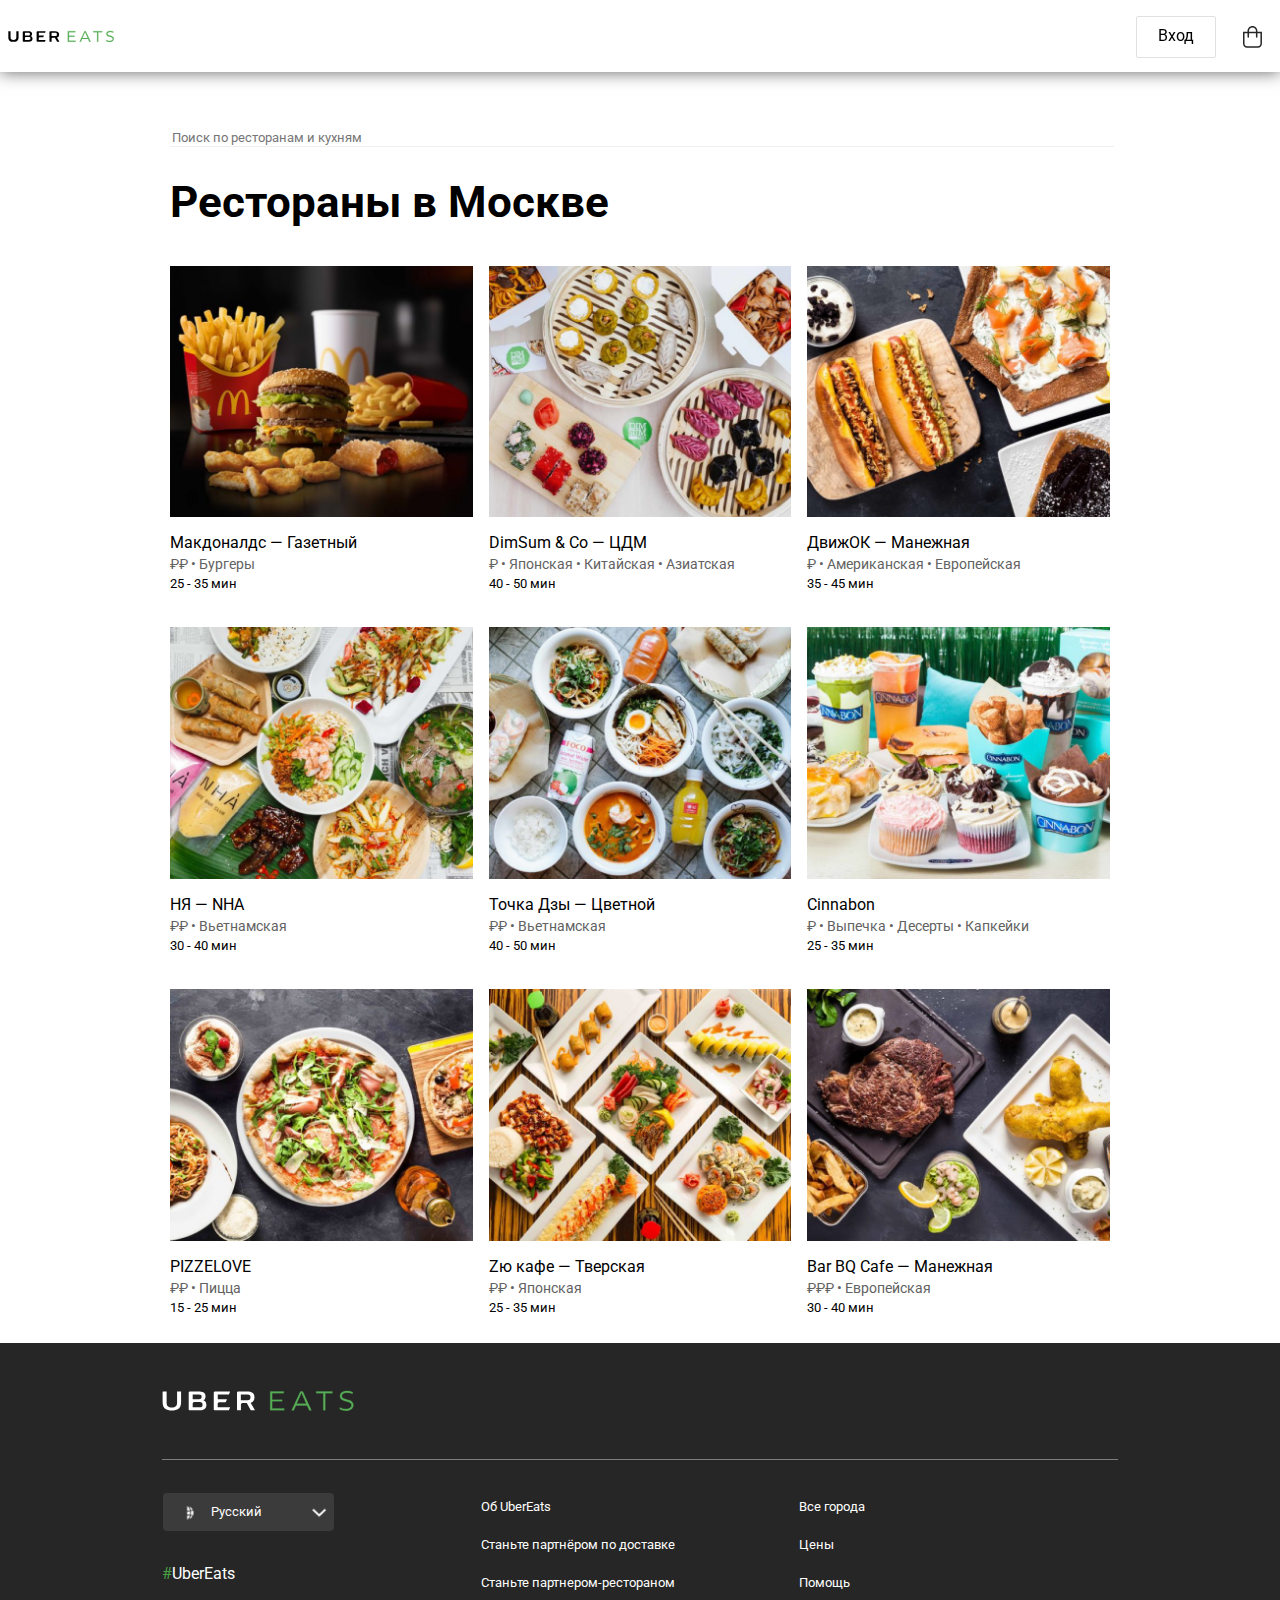
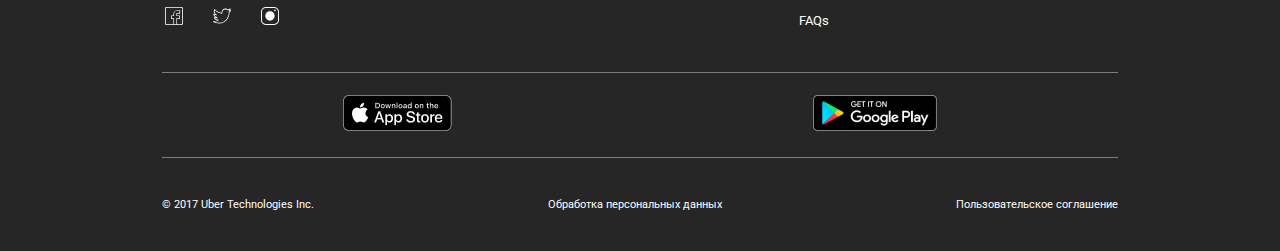
<file: index.html>
<!DOCTYPE html>
<html lang="ru">
<head>
    <meta charset="UTF-8">
    <meta name="viewport" content="width=device-width, initial-scale=1.0">
    <link rel="stylesheet" href="style.css">
    <link href="https://fonts.googleapis.com/css2?family=Roboto:wght@400;500&display=swap" rel="stylesheet">
    <title>Uber Eats</title>
</head>
<body>
    <header class="header">
        <img class="header-logo" src="content/logo.svg" alt="logo">
        <div class="header-nav"> 
            <div class="header-nav__item">
                 <a class="header-nav__item-buttonLogin" href='#'>Вход</a>
            </div>
            <div class="header-nav__item">
                <a class="header-nav__item-buttonBasket" href='#'><img src="content/basket.svg" alt="Корзина"></a>
            </div>
        </div>
    </header>
    <main class="main">
        <form class="search" action="">
           <input style="font-family: 'Roboto', sans-serif;" type="text" placeholder="Поиск по ресторанам и кухням">
        </form>
        <header class="main-header">
            <h1>Рестораны в Москве</h1>
        </header>
        <div class="main-content">
            <section class="content-item">
                <a href="pages/rest.html">
                    <img class="content-item__img" src="content/95b745f6ce6a45903c3ed254afd72e46-w550-27.png" alt="Бургеры">
                    <div class="content-item__text">
                      <h2 class="content-item__name">Макдоналдс — Газетный</h2>
                      <span class="content-item__tags">₽₽ • Бургеры</span>
                      <span class="content-item__timeDelivery">25 - 35 мин</span>
                </div>
                </a>
            </section>
            <section class="content-item">
                <a href="pages/rest.html">
                    <img class="content-item__img" src="content/2.png" alt="Азиатская еда">
                    <div class="content-item__text">
                        <h2 class="content-item__name">DimSum & Co — ЦДМ</h2>
                        <span class="content-item__tags">₽ • Японская • Китайская • Азиатская</span>
                        <span class="content-item__timeDelivery">40 - 50 мин</span>
                    </div>
                </a>
            </section>
            <section class="content-item">
                <a href="pages/rest.html">
                    <img class="content-item__img" src="content/3.png" alt="Европейское блюдо">
                    <div class="content-item__text">
                        <h2 class="content-item__name">ДвижОК — Манежная</h2>
                        <span class="content-item__tags">₽ • Американская • Европейская</span>
                        <span class="content-item__timeDelivery">35 - 45 мин</span>
                    </div>
                </a>
            </section>
            <section class="content-item">
                <a href="pages/rest.html">
                    <img class="content-item__img" src="content/4.png" alt="Вьетнамское блюдо">
                    <div class="content-item__text">
                        <h2 class="content-item__name">НЯ — NHA</h2>
                        <span class="content-item__tags">₽₽ • Вьетнамская</span>
                        <span class="content-item__timeDelivery">30 - 40 мин</span>
                    </div>
                </a>
            </section>
            <section class="content-item">
                <a href="pages/rest.html">
                    <img class="content-item__img" src="content/5.png" alt="Вьетнамское блюдо">
                    <div class="content-item__text">
                        <h2 class="content-item__name">Точка Дзы — Цветной</h2>
                        <span class="content-item__tags">₽₽ • Вьетнамская</span>
                        <span class="content-item__timeDelivery">40 - 50 мин</span>
                    </div>
                </a>
            </section>
            <section class="content-item">
                <a href="pages/rest.html">
                    <img class="content-item__img" src="content/6.png" alt="Выпечка, десерты">
                    <div class="content-item__text">
                        <h2 class="content-item__name">Cinnabon</h2>
                        <span class="content-item__tags">₽ • Выпечка • Десерты • Капкейки</span>
                        <span class="content-item__timeDelivery">25 - 35 мин</span>
                    </div>
                </a>
            </section>
            <section class="content-item">
                <a href="pages/rest.html">
                    <img class="content-item__img" src="content/7.png" alt="Пицца">
                    <div class="content-item__text">
                        <h2 class="content-item__name">PIZZELOVE</h2>
                        <span class="content-item__tags">₽₽ • Пицца</span>
                        <span class="content-item__timeDelivery">15 - 25 мин</span>
                    </div>
                </a>
            </section>
            <section class="content-item">
                <a href="pages/rest.html">
                    <img class="content-item__img" src="content/8.png" alt="Японские блюда">
                    <div class="content-item__text">
                        <h2 class="content-item__name">Zю кафе — Тверская</h2>
                        <span class="content-item__tags">₽₽ • Японская</span>
                        <span class="content-item__timeDelivery">25 - 35 мин</span>
                    </div>
                </a>
            </section>
            <section class="content-item">
                <a href="pages/rest.html">
                    <img class="content-item__img" src="content/9.png" alt="Европейское блюдо">
                    <div class="content-item__text">
                        <h2 class="content-item__name">Bar BQ Cafe — Манежная</h2>
                        <span class="content-item__tags">₽₽₽ • Европейская</span>
                        <span class="content-item__timeDelivery">30 - 40 мин</span>
                    </div>
                </a>
            </section>
        </div>
    </main>
    <footer class="footer">
        <div class="footer-wrapperBackground">
            <div class="footer-logo">
                <img src="/content/white-logo.svg" alt="Uber Eats">
            </div>
            <div class="footer-wrapperForAdaptive">
                <div class="footer-wrapperForAdaptive__item1">
                    <select class="footer-selectLanguage" name="selectorLanguage" id="language">
                        <option name="selectorLanguage" value="Russian">Русский</option>
                        <option name="selectorLanguage" value="English">English</option>
                    </select>
                    <div class="footer-socialLink">
                        <p><span>#</span>UberEats</p>
                        <a href='#'><img src="content/facebook.svg" alt="facebook"></a>
                        <a href='#'><img src="content/twitter.svg" alt="twitter"></a>
                        <a href='#'><img src="content/instagram.svg" alt="instagram"></a>
                    </div>
                </div>
                <div class="footer-wrapperForAdaptive__item2">
                    <a class="footer-nav__link1Column  footer-nav__link" href='#'>Об UberEats</a>
                    <a class="footer-nav__link1Column  footer-nav__link" href='#'>Станьте партнёром по доставке</a>
                    <a class="footer-nav__link1Column  footer-nav__link" href='#'>Станьте партнером-рестораном</a>
                </div>
                <div class="footer-wrapperForAdaptive__item3">
                    <a class="footer-nav__link2Column footer-nav__link" href='#'>Все города</a>
                    <a class="footer-nav__link2Column footer-nav__link" href='#'>Цены</a>
                    <a class="footer-nav__link2Column footer-nav__link" href='#'>Помощь</a>
                    <a class="footer-nav__link2Column footer-nav__link" href='#'>FAQs</a> 
                </div>
            </div>
            <div class="footer-appsLink">
                <a href='#'><img src="content/Download_on_the_App_Store_Badge_US-UK_RGB_blk_092917.png" alt="AppStore"></a>
                <a href='#'><img src="content/en_badge_web_generic-cf6dad406f.png" alt="Play"></a>
            </div>
            <div class="footer-about">
                <p>© 2017 Uber Technologies Inc.</p>
                <a class="footer-nav__link" href='#'>Обработка персональных данных</a>
                <a class="footer-nav__link" href='#'>Пользовательское соглашение</a>
            </div>
        </div>
    </footer>
</body>
</html>
</file>
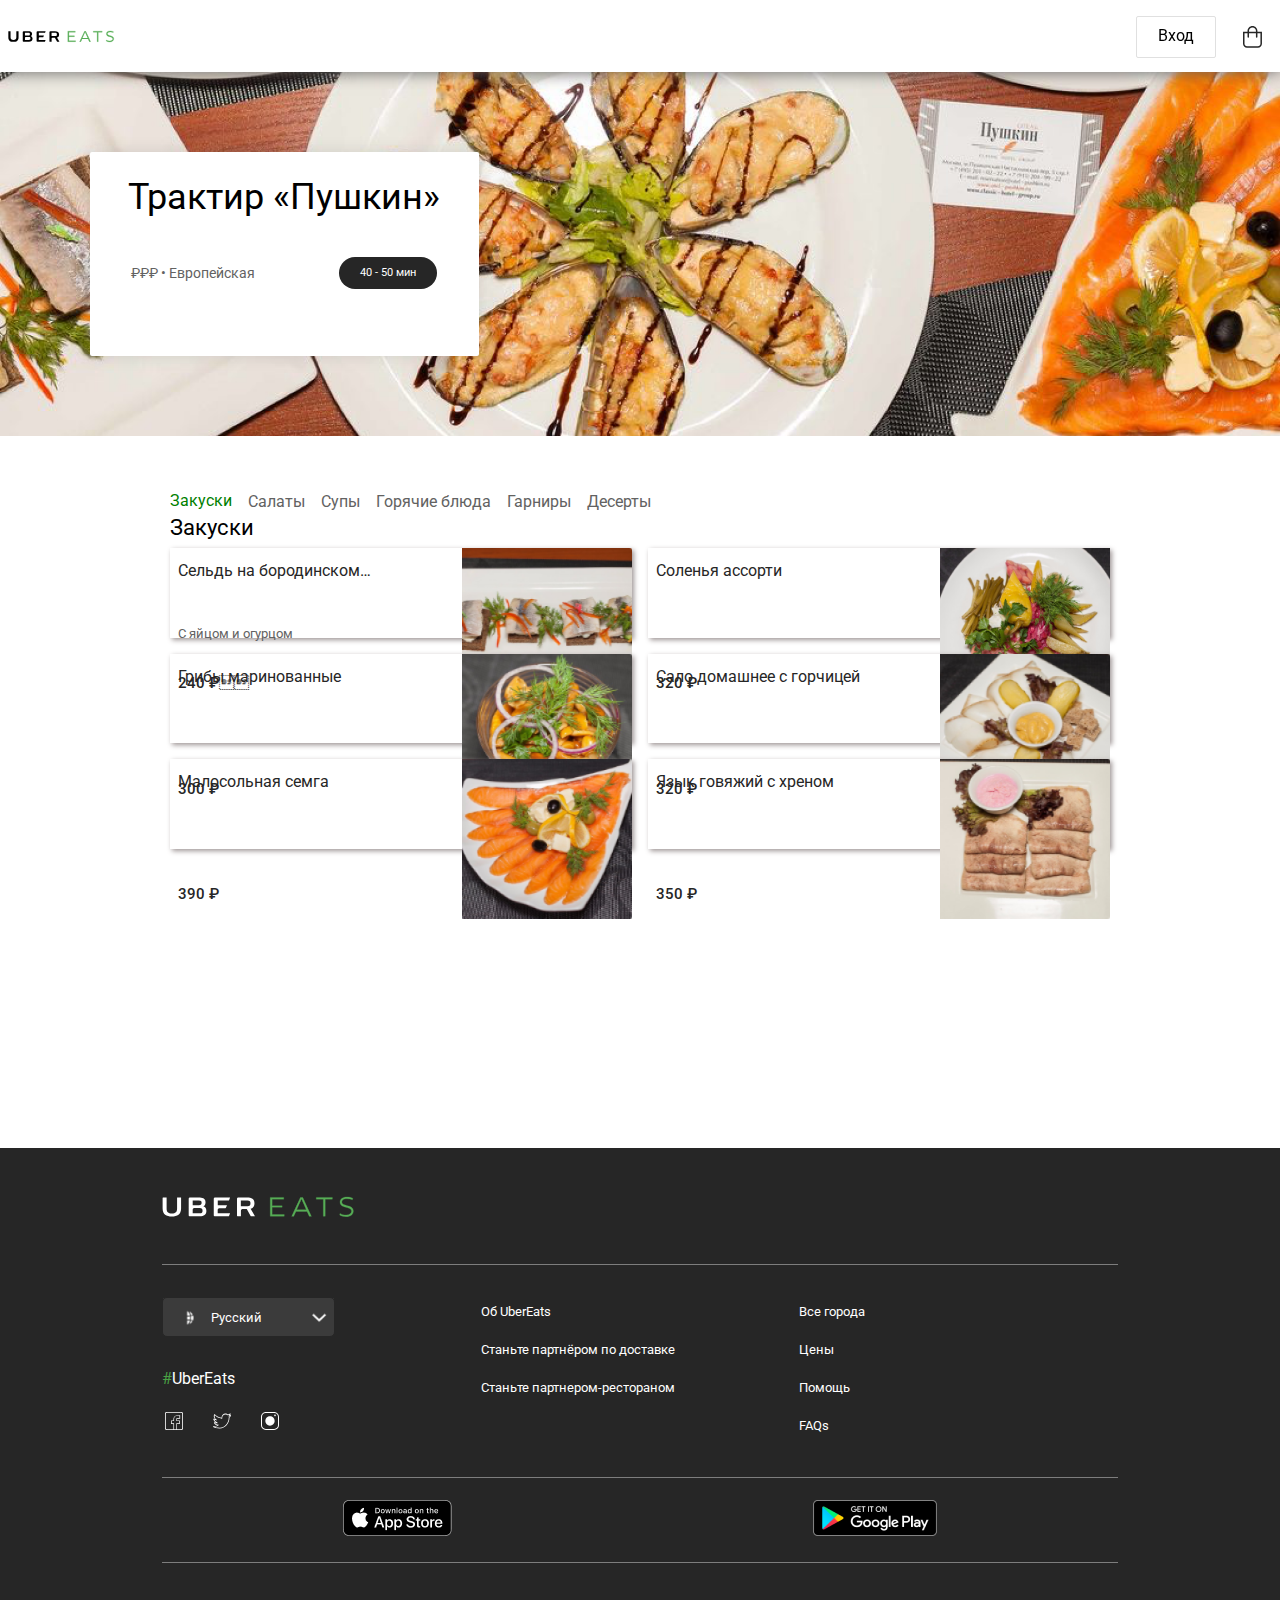
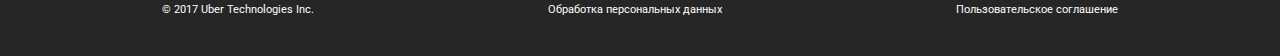
<file: pages/rest.html>
<!DOCTYPE html>
<html lang="ru">
<head>
    <meta charset="UTF-8">
    <meta name="viewport" content="width=device-width, initial-scale=1.0">
    <link rel="stylesheet" href="../style.css">
    <link href="https://fonts.googleapis.com/css2?family=Roboto:wght@400;500&display=swap" rel="stylesheet">
    <title>Uber Eats- rest</title>
</head>
<body>
    <header class="header">
        <img class="header-logo" src="../content/logo.svg" alt="logo">
        <div class="header-nav"> 
            <div class="header-nav__item">
                 <a class="header-nav__item-buttonLogin" href='#'>Вход</a>
            </div>
            <div class="header-nav__item">
                <a class="header-nav__item-buttonBasket" href='#'><img src="../content/basket.svg" alt=""></a>
            </div>
        </div>
    </header>
    <div class="baner">
        <div class="baner__img-container">
        </div>
        <div class="restauraunt-header">
            <h1 class="restauraunt-header__name">Трактир «Пушкин»</h1>
            <span class="restauraunt-header__description">
            <p class="restauraunt-header__tags">₽₽₽ • Европейская</p>
            <p class="restauraunt-header__timeDelivery">40 - 50 мин</p>
            </span>
        </div>
    </div>
    <main class="main">
        <div class="tabs">
            <input type="radio" name="tab-btn" id="tab-btn-1" value="" checked>
            <label for="tab-btn-1">Закуски</label>
            <input type="radio" name="tab-btn" id="tab-btn-2" value="">
            <label for="tab-btn-2">Салаты</label>
            <input type="radio" name="tab-btn" id="tab-btn-3" value="">
            <label for="tab-btn-3">Супы</label>
            <input type="radio" name="tab-btn" id="tab-btn-4" value="">
            <label for="tab-btn-4">Горячие блюда</label>
            <input type="radio" name="tab-btn" id="tab-btn-5" value="">
            <label for="tab-btn-5">Гарниры</label>
            <input type="radio" name="tab-btn" id="tab-btn-6" value="">
            <label for="tab-btn-6">Десерты</label>
          
            <div id="content-1">
                <span style="font-size: 22px; padding: 56px 0 32px 8px;">
                    Закуски
                </span>
                <div class="container-food">
                    <section class="container-food__item ">
                        <a class="container-food__item-link" href="../index.html">
                            <img class="container-food__item-img" src="../content/Capture (3).png" alt="Сельдь на бородинском…">
                            <div class="container-food__item-text">
                                <h2 class="container-food__item-name">Сельдь на бородинском…</h2>
                                <span class="container-food__item-tags">С яйцом и огурцом</span>
                                <span class="container-food__item-prise">240 ₽</span>
                            </div>
                        </a>
                    </section>
                    <section class="container-food__item ">
                        <a class="container-food__item-link" href="../index.html">
                            <img class="container-food__item-img" src="../content/Capture (3)2.png" alt="Соленья ассорти">
                            <div class="container-food__item-text">
                                <h2 class="container-food__item-name">Соленья ассорти</h2>
                                <span class="container-food__item-tags"></span>
                                <span class="container-food__item-prise">320 ₽</span>
                            </div>
                        </a>
                    </section>
                    <section class="container-food__item ">
                        <a class="container-food__item-link" href="../index.html">
                            <img class="container-food__item-img" src="../content/Capture (3)3.png" alt="Грибы маринованные">
                            <div class="container-food__item-text">
                            <h2 class="container-food__item-name">Грибы маринованные</h2>
                            <span class="container-food__item-tags"></span>
                            <span class="container-food__item-prise">300 ₽</span>
                        </div>
                        </a>
                    </section>
                    <section class="container-food__item ">
                        <a class="container-food__item-link" href="../index.html">
                            <img class="container-food__item-img" src="../content/Capture (3)4.png" alt="Сало домашнее с горчицей">
                            <div class="container-food__item-text">
                            <h2 class="container-food__item-name">Сало домашнее с горчицей</h2>
                            <span class="container-food__item-tags"></span>
                            <span class="container-food__item-prise">320 ₽</span>
                        </div>
                        </a>
                    </section>
                    <section class="container-food__item ">
                        <a class="container-food__item-link" href="../index.html">
                            <img class="container-food__item-img" src="../content/Capture (3)5.png" alt="Малосольная семга">
                            <div class="container-food__item-text">
                            <h2 class="container-food__item-name">Малосольная семга</h2>
                            <span class="container-food__item-tags"></span>
                            <span class="container-food__item-prise">390 ₽</span>
                        </div>
                        </a>
                    </section>
                    <section class="container-food__item ">
                        <a class="container-food__item-link" href="../index.html">
                            <img class="container-food__item-img" src="../content/Capture (3)6.png" alt="Язык говяжий с хреном">
                            <div class="container-food__item-text">
                            <h2 class="container-food__item-name">Язык говяжий с хреном</h2>
                            <span class="container-food__item-tags"></span>
                            <span class="container-food__item-prise">350 ₽</span>
                        </div>
                        </a>
                    </section>
                </div>
            </div>
            <div id="content-2">
                <span style="font-size: 22px; padding: 56px 0 32px 8px;">
                    Салаты
                </span>
            </div>
            <div id="content-3">
                <span style="font-size: 22px; padding: 56px 0 32px 8px;">
                    Супы
                </span>
            </div>
            <div id="content-4">
                <span style="font-size: 22px; padding: 56px 0 32px 8px;">
                    Горячие блюда
                </span>
                <div class="container-food">
                    <section class="container-food__item ">
                        <a class="container-food__item-link" href="../index.html">
                            <img class="container-food__item-img" src="../content/Capture (3).png" alt="Сельдь на бородинском…">
                            <div class="container-food__item-text">
                                <h2 class="container-food__item-name">Сельдь на бородинском…</h2>
                                <span class="container-food__item-tags">С яйцом и огурцом</span>
                                <span class="container-food__item-prise">240 ₽</span>
                            </div>
                        </a>
                    </section>
                    <section class="container-food__item ">
                        <a class="container-food__item-link" href="../index.html">
                            <img class="container-food__item-img" src="../content/Capture (3)2.png" alt="Соленья ассорти">
                            <div class="container-food__item-text">
                            <h2 class="container-food__item-name">Соленья ассорти</h2>
                            <span class="container-food__item-tags"></span>
                            <span class="container-food__item-prise">320 ₽</span>
                        </div>
                        </a>
                    </section>
                    <section class="container-food__item ">
                        <a class="container-food__item-link" href="../index.html">
                            <img class="container-food__item-img" src="../content/Capture (3)3.png" alt="Грибы маринованные">
                            <div class="container-food__item-text">
                            <h2 class="container-food__item-name">Грибы маринованные</h2>
                            <span class="container-food__item-tags"></span>
                            <span class="container-food__item-prise">300 ₽</span>
                        </div>
                        </a>
                    </section>
                    <section class="container-food__item ">
                        <a class="container-food__item-link" href="../index.html">
                            <img class="container-food__item-img" src="../content/Capture (3)4.png" alt="Сало домашнее с горчицей">
                            <div class="container-food__item-text">
                            <h2 class="container-food__item-name">Сало домашнее с горчицей</h2>
                            <span class="container-food__item-tags"></span>
                            <span class="container-food__item-prise">320 ₽</span>
                        </div>
                        </a>
                    </section>
                    <section class="container-food__item ">
                        <a class="container-food__item-link" href="../index.html">
                            <img class="container-food__item-img" src="../content/Capture (3)5.png" alt="Малосольная семга">
                            <div class="container-food__item-text">
                            <h2 class="container-food__item-name">Малосольная семга</h2>
                            <span class="container-food__item-tags"></span>
                            <span class="container-food__item-prise">390 ₽</span>
                        </div>
                        </a>
                    </section>
                    <section class="container-food__item ">
                        <a class="container-food__item-link" href="../index.html">
                            <img class="container-food__item-img" src="../content/Capture (3)6.png" alt="Язык говяжий с хреном">
                            <div class="container-food__item-text">
                            <h2 class="container-food__item-name">Язык говяжий с хреном</h2>
                            <span class="container-food__item-tags"></span>
                            <span class="container-food__item-prise">350 ₽</span>
                        </div>
                        </a>
                    </section>
                </div>
            </div>
            <div id="content-5">
                <span style="font-size: 22px; padding: 56px 0 32px 8px;">
                    Гарниры
                </span>
            </div>
            <div id="content-6">
                <span style="font-size: 22px; padding: 56px 0 32px 8px;">
                    Десерты
                </span>
            </div>
        </div>
    </main>
    <footer class="footer">
        <div class="footer-wrapperBackground">
            <div class="footer-logo">
                <img src="/content/white-logo.svg" alt="Uber Eats">
            </div>
            <div class="footer-wrapperForAdaptive">
                <div class="footer-wrapperForAdaptive__item1">
                    <select class="footer-selectLanguage" name="selectorLanguage" id="language">
                        <option name="selectorLanguage" value="Russian">Русский</option>
                        <option name="selectorLanguage" value="English">English</option>
                    </select>
                    <div class="footer-socialLink">
                        <p><span>#</span>UberEats</p>
                        <a href='#'><img src="../content/facebook.svg" alt="facebook"></a>
                        <a href='#'><img src="../content/twitter.svg" alt="twitter"></a>
                        <a href='#'><img src="../content/instagram.svg" alt="instagram"></a>
                    </div>
                </div>
                <div class="footer-wrapperForAdaptive__item2">
                    <a class="footer-nav__link1Column footer-nav__link" href='#'>Об UberEats</a>
                    <a class="footer-nav__link1Column footer-nav__link" href='#'>Станьте партнёром по доставке</a>
                    <a class="footer-nav__link1Column footer-nav__link" href='#'>Станьте партнером-рестораном</a>
                </div>
                <div class="footer-wrapperForAdaptive__item3">
                    <a class="footer-nav__link2Column footer-nav__link" href='#'>Все города</a>
                    <a class="footer-nav__link2Column footer-nav__link" href='#'>Цены</a>
                    <a class="footer-nav__link2Column footer-nav__link" href='#'>Помощь</a>
                    <a class="footer-nav__link2Column footer-nav__link" href='#'>FAQs</a> 
                </div>
            </div>
            <div class="footer-appsLink">
                <a href='#'><img src="../content/Download_on_the_App_Store_Badge_US-UK_RGB_blk_092917.png" alt="AppStore"></a>
                <a href='#'><img src="../content/en_badge_web_generic-cf6dad406f.png" alt="PlayStore"></a>
            </div>
            <div class="footer-about">
                <p>© 2017 Uber Technologies Inc.</p>
                <a class="footer-nav__link" href='#'>Обработка персональных данных</a>
                <a class="footer-nav__link" href='#'>Пользовательское соглашение</a>
            </div>
        </div>
    </footer>
</body>
</html>
</file>
<file: style.css>
html,body{
    width: 100%;
    height: 100%;
    margin: 0 0 0 0;
    font-family: 'Roboto', sans-serif;
    font-size: 16px;
}
.header {
    display: flex;
    height: 72px;
    width: 100%;
    justify-content: space-between;
    position: fixed;
    box-shadow: 0px 0px 16px #626262;
    background: white;
    z-index: 30;
}
.header-logo {
    margin-top: 30px;
    margin-left: 8px;
    margin-bottom: 29px;
}
.header-nav {
    display: flex;
    justify-content: space-between;
}
.header-nav__item-buttonLogin {
    display: block;
    height: 40px;
    width: 78px;
    border-radius: 2px;
    text-decoration: none;
    color: black;
    text-align: center;
    line-height: 38px;
    border: 1px solid #E0E0E0 ;
    margin-top: 16px;
    margin-right: 27px;
}
.header-nav__item-buttonBasket {
    display: none;
    padding-top: 25px;
    padding-right: 18px;
}
.main {
    max-width: 956px;
    margin: 0 auto;
}
.search {
    margin-left: 8px;
    margin-right: 4px;
    padding-top: 127px;
    border-bottom: 1px solid #efefef ;
    color: #626262;
    font-size: 16px;
}
.search input{
    width: 100%;
    border: none;
}
.baner {
    padding-top: 72px;
    position: relative;
}
.baner__img-container {
    display: flex;
    width: 100%;
    height: 256px;
    background-image: url(content/1q2w3e4r.png);
    background-repeat: no-repeat;
    background-size: cover;
}
.main-header{
    font-size: 22px;
    padding-left: 8px;
}
.restauraunt-header {
    background: white;
    min-width: 308px;
    min-height: 180px;
    position: absolute;
    left: 2.5%;
    top: 60%;
    z-index: 3;
    box-shadow: 0px 0px 16px rgba(117, 117, 117, 0.2);
    border-radius: 2px

}
.restauraunt-header__name {
    font-size: 24px;
    font-weight: 400;
    text-align: center;
}
.restauraunt-header__tags {
    font-size: 14px;
    font-weight: 400;
    line-height: 16px;
    color: #626262;
    text-align: center;
}
.restauraunt-header__timeDelivery{
    display: block;
    width: 98px;
    height: 32px;
    background: #262626;
    border-radius: 16px;
    margin: 0 auto;
    text-align: center;
    line-height: 32px;
}
.main-content {
    display: grid;
    grid-template: repeat(10,10%)/repeat(1, 100%);
    margin: 0 auto;
    justify-content: space-between;
}
.tab-btn {
    padding-right: 40px;
    border: none;
    font: inherit;
    color: inherit;
    background-color: transparent;
    cursor: pointer;
}
.content-item__img{
    display: block;
    max-width: 100%;
    height: auto;
}
.content-item {
    display: flex;
    flex-direction: column;
    padding: 8px;
}
.content-item:hover {
    background-color: #f9f9f9 ;
    border:none;
    box-shadow: 2px 2px 5px #7d7d7d;
    padding-top: 0;
    transition: 0.3s;
}
.content-item__link {
    display: flex;
    flex-direction: row-reverse;
    justify-content: space-between;
}
.content-item a {
    text-decoration: none;
}
.content-item__text {
    display: flex;
    flex-direction: column;
    color: black;
}
.content-item__name {
    font-weight: 400;
    font-size: 16px;
    margin: 0 0 0 0;
    margin-top: 16px;
}
.content-item__tags {
    font-size: 14px;
    margin: 4px 0;
    color:rgba(98, 98, 98, 1);
}
.content-item__timeDelivery {
    font-size: 13px;
    margin-bottom: 20px;
}
.container-food{
    padding-bottom: 40px;
}
.container-food__item-link {
    display: flex;
    justify-content: space-between;
    text-decoration: none;
    color: #262626;
    flex-direction: row-reverse;
    max-height: 117px;
}
.container-food__item-img {
    max-width: 117px;
    max-height: 100%;
}
.container-food__item {
    margin: 0.5rem;
    box-shadow: 2px 2px 5px rgb(158, 149, 149);
    
    
}
.container-food__item-text{
    display: flex;
    flex-direction: column;
    justify-content: space-between;
    padding-left: 0.5rem;
    padding-bottom: 1rem;
}
.container-food__item-name {
    font-size: 14px;
    font-weight: 400;
}
.container-food__item-tags {
    font-size: 13px;
    font-weight: 400;
    color: #626262;
}
.container-food__item-prise {
    font-size: 15px;
    font-weight: 500;
}
.container-food__item:hover {
    background-color: #f5f3e4;
}

.footer {
    background-color: #262626;
    color: white;
    padding-left: 8px;
    padding-right: 8px; 
    padding-bottom: 40px;
}
.footer-wrapperBackground {
    max-width: 956px;
    margin: 0 auto;
}
.footer-logo {
    display: flex;
    height: 116px;
    border-bottom: 1px solid #7d7d7d;  
    align-items: center;
}
.footer-selectLanguage {
    appearance: none;
    margin-top: 32px;
    height: 40px;
    width: 173px;
    padding-left: 48px;
    background: #3B3B3B;
    font-family: 'Roboto', sans-serif;
    color: white;
    font-size: 13px;
    border: 1px solid #262626;
    border-radius: 5px;
    appearance: none;
    background-image: url('content/language.png');
    background-size: cover;
}
.footer-socialLink p{
    font-size: 16px;
    margin-top: 32px;
    margin-bottom: 21px;
}
.footer-socialLink span {
    color: #49A144;
}
.footer-socialLink a {
    padding-right: 20px;
}
.footer-nav__link1Column,
.footer-nav__link2Column {
    display: block;
    color: white;
    text-decoration: none;
    font-size: 13px;
    margin-top: 23px;

}
.footer-nav__link:hover {
    color: #57ad56;
}
.footer-appsLink {
    margin-top: 40px;
    display: flex;
    justify-content: space-around;
    align-items: center;
    height: 84px;
    border-top: 1px solid #7d7d7d;
    border-bottom: 1px solid #7d7d7d;
}
.footer-about a,p {
    display: block;
    color: white;
    text-decoration: none;
    font-size: 11px;
    margin-top: 24px;
}
@media screen and (min-width: 768px) and (max-width: 1124px){
    .header-nav__item-buttonBasket {
        display: block;
    }
    .main-content {
        margin:0 0;
        grid-template: repeat(5,20%)/repeat(2, 50%);
        justify-content: space-between;
    }
    .footer-wrapperForAdaptive {
        display: grid;
        grid-template: repeat(1, auto)/repeat(3, 33.3333%);
    }
    .footer-wrapperForAdaptive__item1 {
        grid-column: 1 / 2;
        grid-row: 1/2;
    }
    .footer-wrapperForAdaptive__item2 {
        padding-top: 16px;
        grid-column: 2 / 3;
        grid-row: 1/2;
    }
    .footer-wrapperForAdaptive__item3 {
        padding-top: 16px;
        grid-column: 3 / 4;
        grid-row: 1/2;
    }
    .footer-about a,
    .footer-about p {
        display: inline;
        margin: 0 0;
        padding-top: 40px ;
    }
    .footer-about {
        display: flex;
        justify-content: space-between;
    }
    .baner__img-container {
        width: 100%;
        height: 364px;
        background-image: url(content/1q2w3e4.png);
        background-repeat: no-repeat;
        background-size: cover;
    }
    .restauraunt-header {
        min-width: 432px;
        min-height: 204px;
        /* left: 8px; */
        top: 152px;
    }
    .restauraunt-header__name{
        font-size: 36px;
    }
    .restauraunt-header__tags {
        margin: auto 0;
    }
    .restauraunt-header__timeDelivery {
        margin: auto 0; 
    }
    .restauraunt-header__description {
        display: flex;
        justify-content: space-around;
        margin-top: 10%; 
    }
    .tab {
        margin-top: 0;
        padding: 32px 0 29px 8px;
        border-bottom: 1px solid rgba(117, 117, 117, 0.2);
    }
    .tab-btn {
        padding-right: 40px;
        border: none;
        font: inherit;
        color: inherit;
        background-color: transparent;
        cursor: pointer;
    }
    .container-food{
        padding-bottom: 48px;
    }
    .container-food__item-link {
        max-height: 160px;  
    }
    .container-food__item-img{
        max-width: 200px;
        max-height: 100%;
    }
    .container-food__item-name {
        font-size: 1rem;
    }
}
@media screen and (min-width: 1124px) {
    .main-content {
        max-width: 956px;
        margin:0 auto;
        grid-template: repeat(3,33.3333%)/repeat(3, 33.3333%);
        justify-content: space-between;
    }
    .header-nav__item-buttonBasket {
        display: block;
    }
    .footer-wrapperForAdaptive {
        display: grid;
        grid-template: repeat(1, auto)/repeat(3, 33.3333%);
    }
    .footer-wrapperForAdaptive__item1 {
        grid-column: 1 / 2;
        grid-row: 1/2;
    }
    .footer-wrapperForAdaptive__item2 {
        padding-top: 16px;
        grid-column: 2 / 3;
        grid-row: 1/2;
    }
    .footer-wrapperForAdaptive__item3 {
        padding-top: 16px;
        grid-column: 3 / 4;
        grid-row: 1/2;
    }
    .footer-about a,
    .footer-about p {
        display: inline;
        margin: 0 0;
        padding-top: 40px ;
    }
    .footer-about {
        display: flex;
        justify-content: space-between;
    }
    .baner__img-container {
        height: 364px;
        background-image: url(content/1q2w3e.png);
        background-repeat: no-repeat;
        background-size: cover;
    }
    .restauraunt-header {
        min-width: 389px;
        min-height: 204px;
        left: 7%;
        top: 152px;
    }
    .restauraunt-header__name{
        font-size: 36px;
    }
    .restauraunt-header__tags {
        margin: auto 0;
    }
    .restauraunt-header__timeDelivery {
        margin: auto 0; 
    }
    .restauraunt-header__description {
        display: flex;
        justify-content: space-around;
        margin-top: 10%; 
    }
    .tab {
        margin-top: 0;
        padding: 32px 0 29px 8px;
        border-bottom: 1px solid rgba(117, 117, 117, 0.2);
    }
    .tab-btn {
        padding-right: 40px;
        border: none;
        font: inherit;
        color: inherit;
        background-color: transparent;
        cursor: pointer;
    }
    .container-food__name-tab {
        font-size: 22px;
        padding: 56px 0 32px 8px;
    }
    .container-food {
        display: grid;
        margin:0 0;
        grid-template: repeat(5,20%)/repeat(2, 50%);
        justify-content: space-between;
        padding-bottom: 80px;
    }
    .container-food__item-link {
        max-height: 160px;  
    }
    .container-food__item-img{
        max-width: 170px;
        max-height: 100%;
    }
    .container-food__item-name {
        font-size: 1rem;
    }
}



.tabs {
    font-size: 0;
    margin-top: 50px;
}
  
.tabs>input[type="radio"] {
    display: none;
}
  
.tabs>div {
    display: none;
    font-size: 16px;
}
#tab-btn-1:checked~#content-1,
#tab-btn-2:checked~#content-2,
#tab-btn-3:checked~#content-3,
#tab-btn-4:checked~#content-4,
#tab-btn-5:checked~#content-5,
#tab-btn-6:checked~#content-6 {
    display: block;
}
.tabs>label {
    display: inline-block;
    text-align: center;
    vertical-align: middle;
    user-select: none;
    padding: 2px 8px;
    font-size: 16px;
    color: rgba(98, 98, 98, 1);
    line-height: 1.5;
    transition: color 0.15s ease-in-out, background-color 0.15s ease-in-out;
    cursor: pointer;
    position: relative;
    top: 1px;
}
  
.tabs>label:not(:first-of-type) {
    border-left: none;
}
  
.tabs>input[type="radio"]:checked+label {
    background-color: #fff;
    border-bottom: 1px solid #fff;
    color: green;
}
</file>
